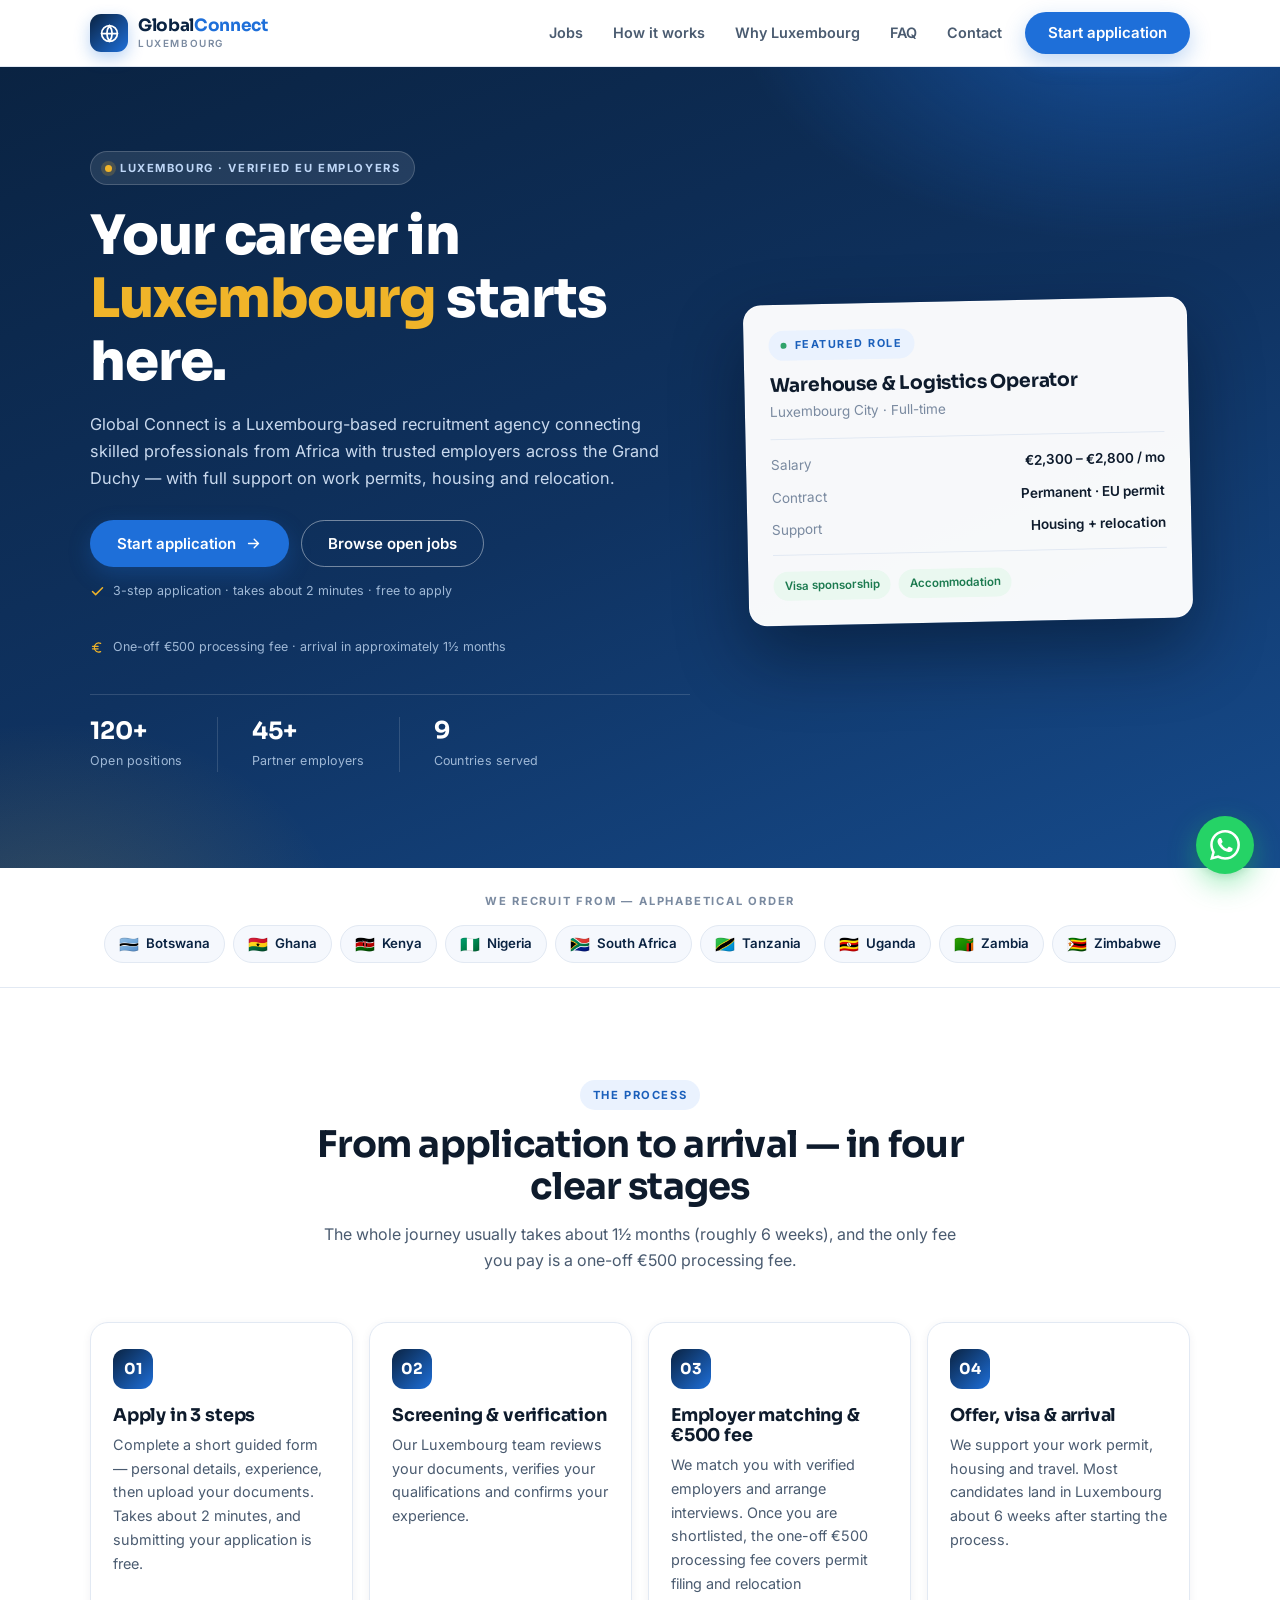
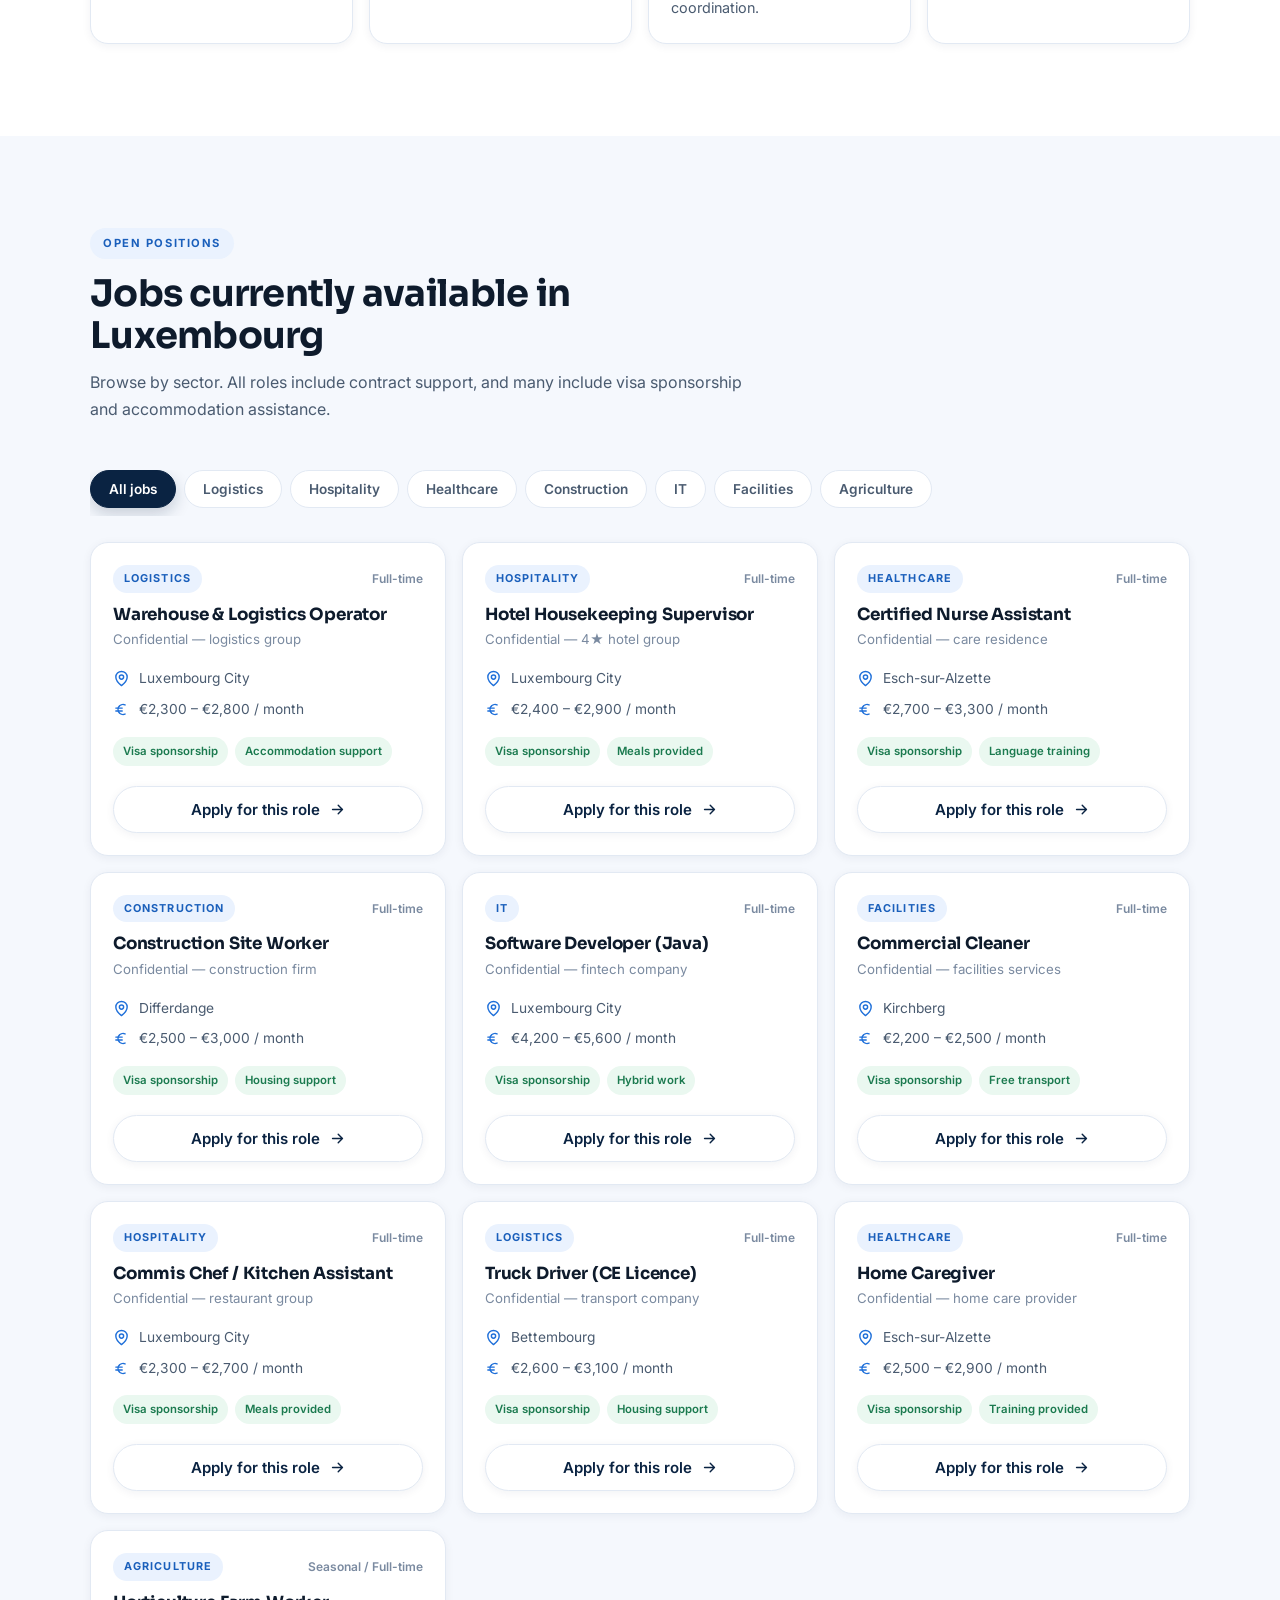
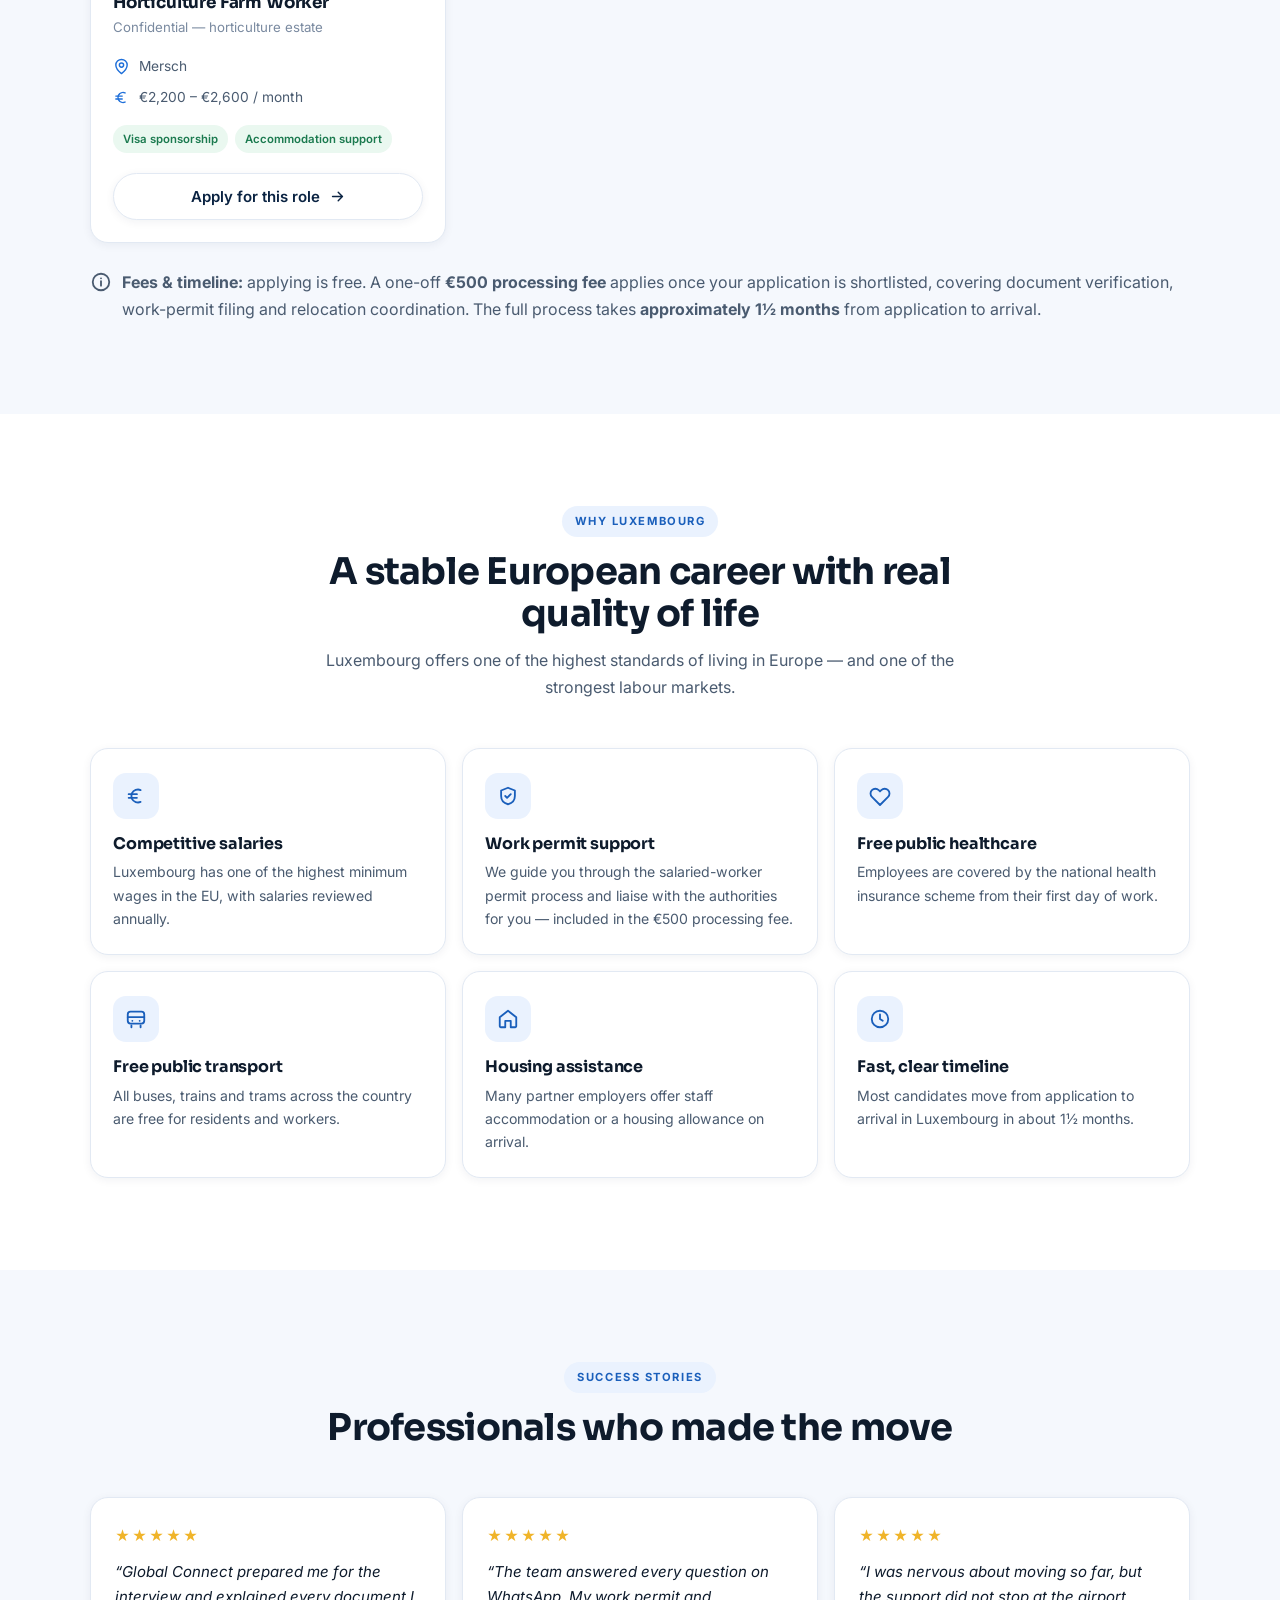
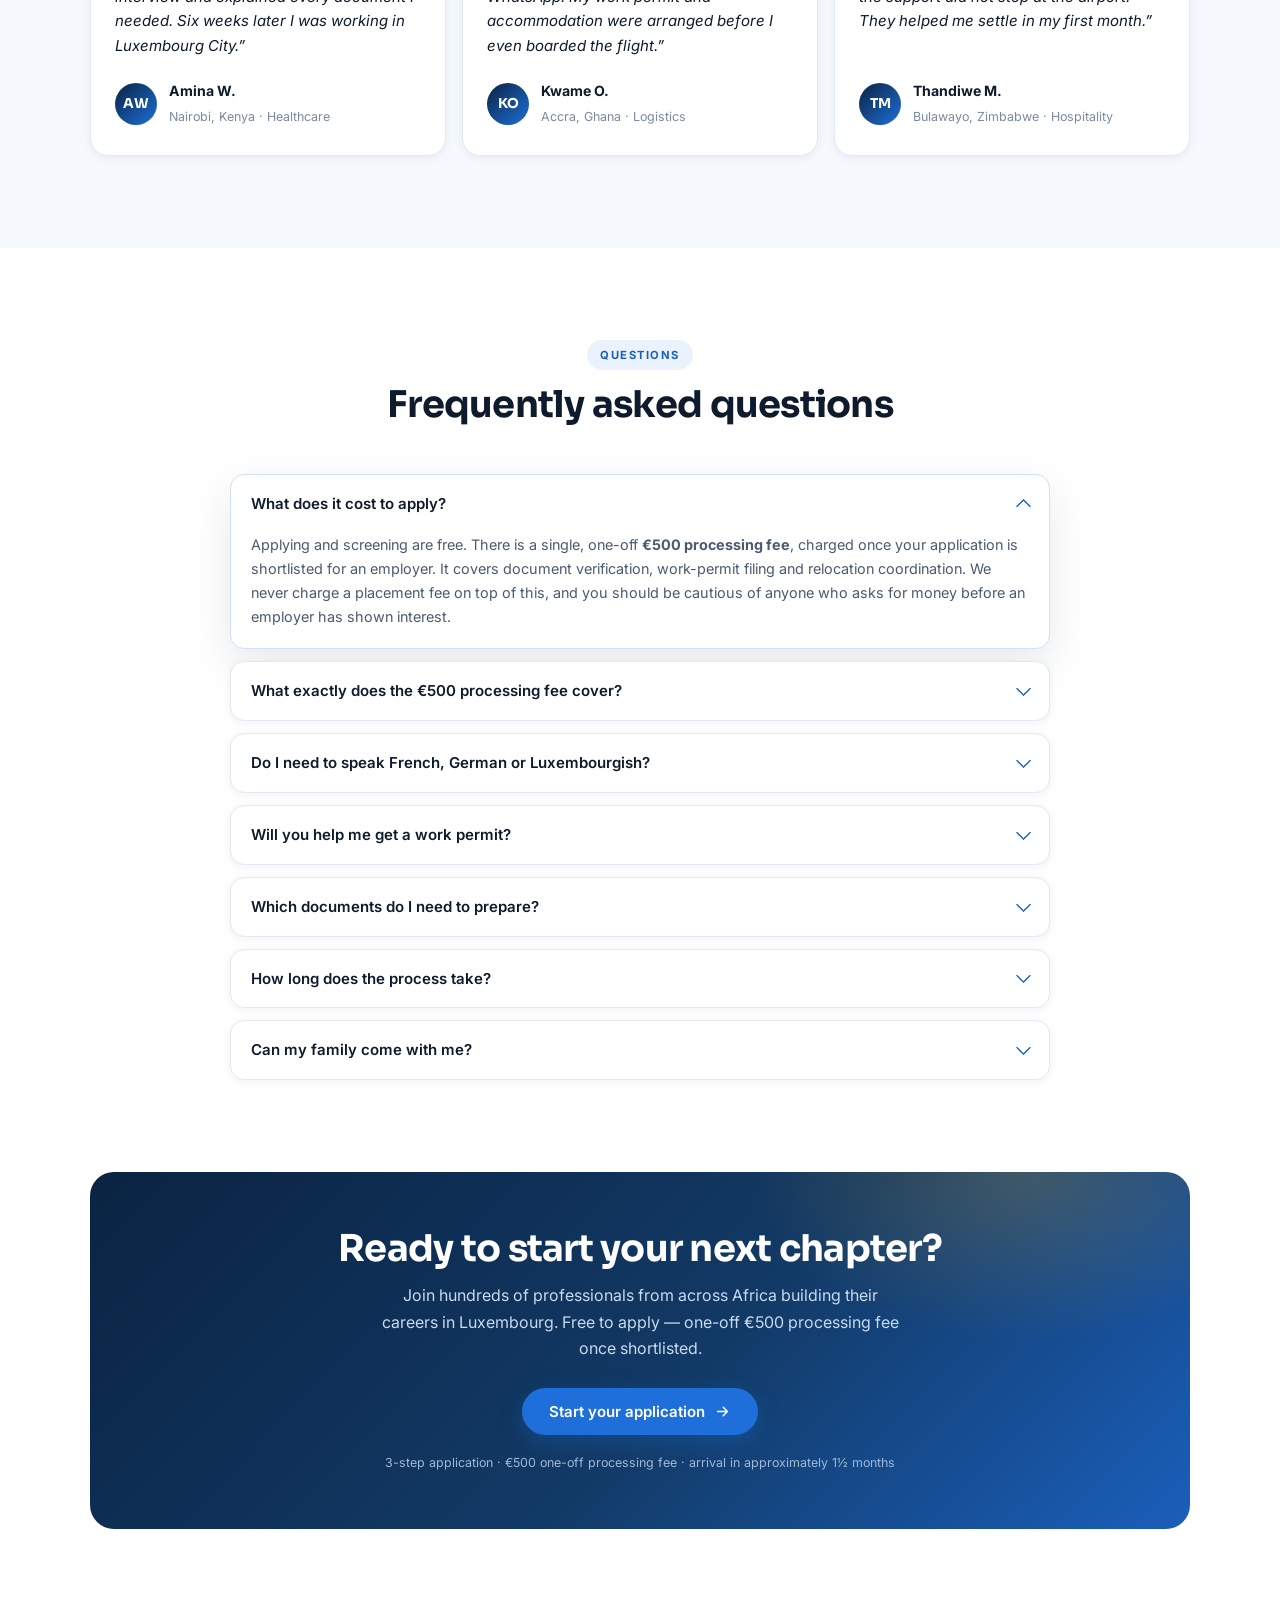
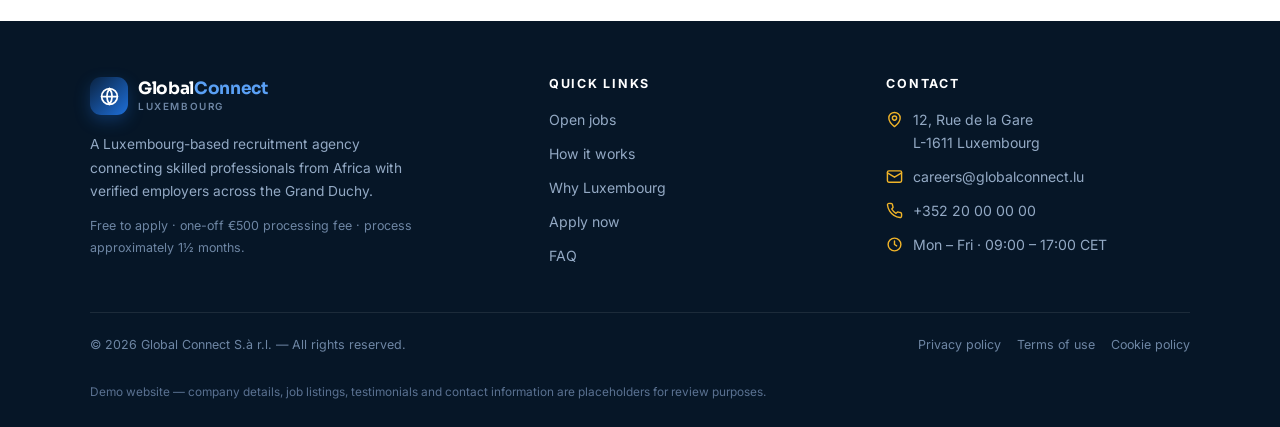
<file: index.html>
<!DOCTYPE html>
<html lang="en">
<head>
<meta charset="UTF-8">
<meta name="viewport" content="width=device-width, initial-scale=1">
<meta name="description" content="Global Connect — Luxembourg recruitment agency for professionals from Botswana, Ghana, Kenya, Nigeria, South Africa, Tanzania, Uganda, Zambia and Zimbabwe. 3-step application, €500 one-off processing fee, arrival in about 6 weeks.">
<title>Global Connect — Careers in Luxembourg</title>
<link rel="preconnect" href="https://fonts.googleapis.com">
<link rel="preconnect" href="https://fonts.gstatic.com" crossorigin>
<link href="https://fonts.googleapis.com/css2?family=Inter:wght@400;500;600;700&family=Sora:wght@600;700;800&display=swap" rel="stylesheet">
<link rel="stylesheet" href="styles.css">
</head>
<body>

<!-- ICON SPRITE -->
<svg xmlns="http://www.w3.org/2000/svg" style="position:absolute;width:0;height:0;overflow:hidden" aria-hidden="true">
  <symbol id="i-globe" viewBox="0 0 24 24"><g fill="none" stroke="currentColor" stroke-width="2" stroke-linecap="round" stroke-linejoin="round"><circle cx="12" cy="12" r="9"/><path d="M3 12h18M12 3a15 15 0 0 1 0 18a15 15 0 0 1 0-18"/></g></symbol>
  <symbol id="i-arrow" viewBox="0 0 24 24"><g fill="none" stroke="currentColor" stroke-width="2" stroke-linecap="round" stroke-linejoin="round"><path d="M5 12h14M13 6l6 6-6 6"/></g></symbol>
  <symbol id="i-check" viewBox="0 0 24 24"><path d="M20 6 9 17l-5-5" fill="none" stroke="currentColor" stroke-width="2.4" stroke-linecap="round" stroke-linejoin="round"/></symbol>
  <symbol id="i-pin" viewBox="0 0 24 24"><g fill="none" stroke="currentColor" stroke-width="2" stroke-linecap="round" stroke-linejoin="round"><path d="M20 10c0 6-8 12-8 12s-8-6-8-12a8 8 0 0 1 16 0Z"/><circle cx="12" cy="10" r="3"/></g></symbol>
  <symbol id="i-euro" viewBox="0 0 24 24"><g fill="none" stroke="currentColor" stroke-width="2" stroke-linecap="round" stroke-linejoin="round"><path d="M17 5.5A7.5 7.5 0 0 0 7.6 8.9a8.4 8.4 0 0 0 0 6.2A7.5 7.5 0 0 0 17 18.5"/><path d="M4 10h9M4 14h9"/></g></symbol>
  <symbol id="i-shield" viewBox="0 0 24 24"><g fill="none" stroke="currentColor" stroke-width="2" stroke-linecap="round" stroke-linejoin="round"><path d="M12 3 4.5 6v6c0 4.5 3.2 7.9 7.5 9 4.3-1.1 7.5-4.5 7.5-9V6L12 3Z"/><path d="m9 12 2 2 4-4"/></g></symbol>
  <symbol id="i-heart" viewBox="0 0 24 24"><path d="M20.8 5.6a5.2 5.2 0 0 0-7.4 0L12 7l-1.4-1.4a5.2 5.2 0 1 0-7.4 7.4l8.8 8.8 8.8-8.8a5.2 5.2 0 0 0 0-7.4Z" fill="none" stroke="currentColor" stroke-width="2" stroke-linecap="round" stroke-linejoin="round"/></symbol>
  <symbol id="i-bus" viewBox="0 0 24 24"><g fill="none" stroke="currentColor" stroke-width="2" stroke-linecap="round" stroke-linejoin="round"><rect x="3" y="4" width="18" height="13" rx="3"/><path d="M3 10h18M7 21v-2M17 21v-2M8 14h.01M16 14h.01"/></g></symbol>
  <symbol id="i-home" viewBox="0 0 24 24"><g fill="none" stroke="currentColor" stroke-width="2" stroke-linecap="round" stroke-linejoin="round"><path d="m3 10 9-7 9 7v10a1 1 0 0 1-1 1h-5v-7H9v7H4a1 1 0 0 1-1-1V10Z"/></g></symbol>
  <symbol id="i-doc" viewBox="0 0 24 24"><g fill="none" stroke="currentColor" stroke-width="2" stroke-linecap="round" stroke-linejoin="round"><path d="M14 3H7a2 2 0 0 0-2 2v14a2 2 0 0 0 2 2h10a2 2 0 0 0 2-2V8l-5-5Z"/><path d="M14 3v5h5M9 13h6M9 17h4"/></g></symbol>
  <symbol id="i-upload" viewBox="0 0 24 24"><g fill="none" stroke="currentColor" stroke-width="2" stroke-linecap="round" stroke-linejoin="round"><path d="M21 15v4a2 2 0 0 1-2 2H5a2 2 0 0 1-2-2v-4"/><path d="M7 9l5-5 5 5M12 4v12"/></g></symbol>
  <symbol id="i-users" viewBox="0 0 24 24"><g fill="none" stroke="currentColor" stroke-width="2" stroke-linecap="round" stroke-linejoin="round"><path d="M17 21v-2a4 4 0 0 0-4-4H6a4 4 0 0 0-4 4v2"/><circle cx="9.5" cy="7" r="4"/><path d="M22 21v-2a4 4 0 0 0-3-3.9M16 3.1a4 4 0 0 1 0 7.8"/></g></symbol>
  <symbol id="i-phone" viewBox="0 0 24 24"><path d="M22 16.9v3a2 2 0 0 1-2.2 2 19.8 19.8 0 0 1-8.6-3.1 19.5 19.5 0 0 1-6-6A19.8 19.8 0 0 1 2.1 4.2 2 2 0 0 1 4.1 2h3a2 2 0 0 1 2 1.7c.1 1 .4 1.9.7 2.8a2 2 0 0 1-.5 2.1L8.1 9.9a16 16 0 0 0 6 6l1.3-1.2a2 2 0 0 1 2.1-.5c.9.3 1.8.6 2.8.7a2 2 0 0 1 1.7 2Z" fill="none" stroke="currentColor" stroke-width="2" stroke-linecap="round" stroke-linejoin="round"/></symbol>
  <symbol id="i-mail" viewBox="0 0 24 24"><g fill="none" stroke="currentColor" stroke-width="2" stroke-linecap="round" stroke-linejoin="round"><rect x="2" y="4" width="20" height="16" rx="2"/><path d="m2 7 10 6 10-6"/></g></symbol>
  <symbol id="i-clock" viewBox="0 0 24 24"><g fill="none" stroke="currentColor" stroke-width="2" stroke-linecap="round" stroke-linejoin="round"><circle cx="12" cy="12" r="9"/><path d="M12 7v5l3 2"/></g></symbol>
  <symbol id="i-info" viewBox="0 0 24 24"><g fill="none" stroke="currentColor" stroke-width="2" stroke-linecap="round" stroke-linejoin="round"><circle cx="12" cy="12" r="9"/><path d="M12 11v5M12 8h.01"/></g></symbol>
  <symbol id="i-lock" viewBox="0 0 24 24"><g fill="none" stroke="currentColor" stroke-width="2" stroke-linecap="round" stroke-linejoin="round"><rect x="4" y="10" width="16" height="11" rx="2"/><path d="M8 10V7a4 4 0 0 1 8 0v3"/></g></symbol>
  <symbol id="i-wa" viewBox="0 0 24 24"><path d="M17.472 14.382c-.297-.149-1.758-.867-2.03-.967-.273-.099-.471-.148-.67.15-.197.297-.767.966-.94 1.164-.173.199-.347.223-.644.075-.297-.15-1.255-.463-2.39-1.475-.883-.788-1.48-1.761-1.653-2.059-.173-.297-.018-.458.13-.606.134-.133.298-.347.446-.52.149-.174.198-.298.298-.497.099-.198.05-.371-.025-.52-.075-.149-.669-1.612-.916-2.207-.242-.579-.487-.5-.669-.51-.173-.008-.371-.01-.57-.01-.198 0-.52.074-.792.372-.272.297-1.04 1.016-1.04 2.479 0 1.462 1.065 2.875 1.213 3.074.149.198 2.096 3.2 5.077 4.487.709.306 1.262.489 1.694.625.712.227 1.36.195 1.871.118.571-.085 1.758-.719 2.006-1.413.248-.694.248-1.289.173-1.413-.074-.124-.272-.198-.57-.347m-5.421 7.403h-.004a9.87 9.87 0 01-5.031-1.378l-.361-.214-3.741.982.998-3.648-.235-.374a9.86 9.86 0 01-1.51-5.26c.001-5.45 4.436-9.884 9.888-9.884 2.64 0 5.122 1.03 6.988 2.898a9.825 9.825 0 012.893 6.994c-.003 5.45-4.437 9.884-9.885 9.884m8.413-18.297A11.815 11.815 0 0012.05 0C5.495 0 .16 5.335.157 11.892c0 2.096.547 4.142 1.588 5.945L.057 24l6.305-1.654a11.882 11.882 0 005.683 1.448h.005c6.554 0 11.89-5.335 11.893-11.893a11.821 11.821 0 00-3.48-8.413Z"/></symbol>
</svg>

<!-- HEADER -->
<header class="site-header">
  <div class="container header-inner">
    <a href="index.html" class="brand" aria-label="Global Connect home">
      <span class="brand-mark"><svg class="icon" aria-hidden="true"><use href="#i-globe"/></svg></span>
      <span class="brand-text">Global<span>Connect</span><small>Luxembourg</small></span>
    </a>
    <nav class="nav" id="nav">
      <ul class="nav-links" id="navLinks">
        <li><a href="#jobs">Jobs</a></li>
        <li><a href="#how">How it works</a></li>
        <li><a href="#benefits">Why Luxembourg</a></li>
        <li><a href="#faq">FAQ</a></li>
        <li><a href="#contact">Contact</a></li>
        <li class="nav-links-cta"><a href="apply.html" class="btn btn-primary">Start application</a></li>
      </ul>
      <a href="apply.html" class="btn btn-primary nav-cta">Start application</a>
      <button class="nav-toggle" id="navToggle" aria-label="Open menu" aria-expanded="false" aria-controls="navLinks">
        <span></span><span></span><span></span>
      </button>
    </nav>
  </div>
</header>

<main>
  <!-- HERO -->
  <section class="hero" id="home">
    <div class="container hero-inner">
      <div class="hero-copy">
        <span class="eyebrow">Luxembourg · Verified EU employers</span>
        <h1>Your career in <span class="hl">Luxembourg</span> starts here.</h1>
        <p class="lede">
          Global Connect is a Luxembourg-based recruitment agency connecting skilled professionals
          from Africa with trusted employers across the Grand Duchy — with full support on work permits,
          housing and relocation.
        </p>
        <div class="hero-actions">
          <a href="apply.html" class="btn btn-primary">Start application <svg class="icon" aria-hidden="true"><use href="#i-arrow"/></svg></a>
          <a href="#jobs" class="btn btn-outline">Browse open jobs</a>
        </div>
        <p class="hero-micro">
          <svg class="icon" aria-hidden="true"><use href="#i-check"/></svg>
          3-step application · takes about 2 minutes · free to apply
        </p>
        <p class="hero-micro">
          <svg class="icon" aria-hidden="true"><use href="#i-euro"/></svg>
          One-off €500 processing fee · arrival in approximately 1½ months
        </p>
        <ul class="hero-stats">
          <li><strong>120+</strong><span>Open positions</span></li>
          <li><strong>45+</strong><span>Partner employers</span></li>
          <li><strong>9</strong><span>Countries served</span></li>
        </ul>
      </div>
      <aside class="hero-card" aria-label="Featured job">
        <div class="hc-top">Featured role</div>
        <h3>Warehouse &amp; Logistics Operator</h3>
        <p class="hc-company">Luxembourg City · Full-time</p>
        <div class="hc-rows">
          <div><span>Salary</span><strong>€2,300 – €2,800 / mo</strong></div>
          <div><span>Contract</span><strong>Permanent · EU permit</strong></div>
          <div><span>Support</span><strong>Housing + relocation</strong></div>
        </div>
        <div class="hc-tags"><span>Visa sponsorship</span><span>Accommodation</span></div>
      </aside>
    </div>
  </section>

  <!-- COUNTRY STRIP (ALPHABETICAL) -->
  <div class="country-strip">
    <div class="container">
      <p class="cs-label">We recruit from — alphabetical order</p>
      <ul class="cs-list">
        <li><span>🇧🇼</span>Botswana</li>
        <li><span>🇬🇭</span>Ghana</li>
        <li><span>🇰🇪</span>Kenya</li>
        <li><span>🇳🇬</span>Nigeria</li>
        <li><span>🇿🇦</span>South Africa</li>
        <li><span>🇹🇿</span>Tanzania</li>
        <li><span>🇺🇬</span>Uganda</li>
        <li><span>🇿🇲</span>Zambia</li>
        <li><span>🇿🇼</span>Zimbabwe</li>
      </ul>
    </div>
  </div>

  <!-- HOW IT WORKS -->
  <section class="section" id="how">
    <div class="container">
      <div class="section-head center reveal">
        <span class="eyebrow">The process</span>
        <h2>From application to arrival — in four clear stages</h2>
        <p>The whole journey usually takes about 1½ months (roughly 6 weeks), and the only fee you pay is a one-off €500 processing fee.</p>
      </div>
      <div class="steps">
        <article class="step reveal">
          <div class="step-num">01</div>
          <h3>Apply in 3 steps</h3>
          <p>Complete a short guided form — personal details, experience, then upload your documents. Takes about 2 minutes, and submitting your application is free.</p>
        </article>
        <article class="step reveal">
          <div class="step-num">02</div>
          <h3>Screening &amp; verification</h3>
          <p>Our Luxembourg team reviews your documents, verifies your qualifications and confirms your experience.</p>
        </article>
        <article class="step reveal">
          <div class="step-num">03</div>
          <h3>Employer matching &amp; €500 fee</h3>
          <p>We match you with verified employers and arrange interviews. Once you are shortlisted, the one-off €500 processing fee covers permit filing and relocation coordination.</p>
        </article>
        <article class="step reveal">
          <div class="step-num">04</div>
          <h3>Offer, visa &amp; arrival</h3>
          <p>We support your work permit, housing and travel. Most candidates land in Luxembourg about 6 weeks after starting the process.</p>
        </article>
      </div>
    </div>
  </section>

  <!-- JOBS -->
  <section class="section section-soft" id="jobs">
    <div class="container">
      <div class="section-head reveal">
        <span class="eyebrow">Open positions</span>
        <h2>Jobs currently available in Luxembourg</h2>
        <p>Browse by sector. All roles include contract support, and many include visa sponsorship and accommodation assistance.</p>
      </div>
      <div class="filters" id="filters" role="tablist" aria-label="Filter jobs by sector">
        <button class="filter active" data-sector="All" role="tab" aria-selected="true">All jobs</button>
        <button class="filter" data-sector="Logistics" role="tab" aria-selected="false">Logistics</button>
        <button class="filter" data-sector="Hospitality" role="tab" aria-selected="false">Hospitality</button>
        <button class="filter" data-sector="Healthcare" role="tab" aria-selected="false">Healthcare</button>
        <button class="filter" data-sector="Construction" role="tab" aria-selected="false">Construction</button>
        <button class="filter" data-sector="IT" role="tab" aria-selected="false">IT</button>
        <button class="filter" data-sector="Facilities" role="tab" aria-selected="false">Facilities</button>
        <button class="filter" data-sector="Agriculture" role="tab" aria-selected="false">Agriculture</button>
      </div>
      <div class="jobs-grid" id="jobsGrid"></div>

      <!-- Fee & timeline note -->
      <div class="jobs-note" style="margin-top:26px;display:flex;align-items:flex-start;gap:10px;">
        <svg class="icon" aria-hidden="true" style="flex:none;margin-top:2px;"><use href="#i-info"/></svg>
        <span><strong>Fees &amp; timeline:</strong> applying is free. A one-off <strong>€500 processing fee</strong> applies once your application is shortlisted, covering document verification, work-permit filing and relocation coordination. The full process takes <strong>approximately 1½ months</strong> from application to arrival.</span>
      </div>
    </div>
  </section>

  <!-- BENEFITS -->
  <section class="section" id="benefits">
    <div class="container">
      <div class="section-head center reveal">
        <span class="eyebrow">Why Luxembourg</span>
        <h2>A stable European career with real quality of life</h2>
        <p>Luxembourg offers one of the highest standards of living in Europe — and one of the strongest labour markets.</p>
      </div>
      <div class="benefits-grid">
        <article class="benefit reveal">
          <div class="benefit-icon"><svg class="icon" aria-hidden="true"><use href="#i-euro"/></svg></div>
          <h3>Competitive salaries</h3>
          <p>Luxembourg has one of the highest minimum wages in the EU, with salaries reviewed annually.</p>
        </article>
        <article class="benefit reveal">
          <div class="benefit-icon"><svg class="icon" aria-hidden="true"><use href="#i-shield"/></svg></div>
          <h3>Work permit support</h3>
          <p>We guide you through the salaried-worker permit process and liaise with the authorities for you — included in the €500 processing fee.</p>
        </article>
        <article class="benefit reveal">
          <div class="benefit-icon"><svg class="icon" aria-hidden="true"><use href="#i-heart"/></svg></div>
          <h3>Free public healthcare</h3>
          <p>Employees are covered by the national health insurance scheme from their first day of work.</p>
        </article>
        <article class="benefit reveal">
          <div class="benefit-icon"><svg class="icon" aria-hidden="true"><use href="#i-bus"/></svg></div>
          <h3>Free public transport</h3>
          <p>All buses, trains and trams across the country are free for residents and workers.</p>
        </article>
        <article class="benefit reveal">
          <div class="benefit-icon"><svg class="icon" aria-hidden="true"><use href="#i-home"/></svg></div>
          <h3>Housing assistance</h3>
          <p>Many partner employers offer staff accommodation or a housing allowance on arrival.</p>
        </article>
        <article class="benefit reveal">
          <div class="benefit-icon"><svg class="icon" aria-hidden="true"><use href="#i-clock"/></svg></div>
          <h3>Fast, clear timeline</h3>
          <p>Most candidates move from application to arrival in Luxembourg in about 1½ months.</p>
        </article>
      </div>
    </div>
  </section>

  <!-- TESTIMONIALS -->
  <section class="section section-soft">
    <div class="container">
      <div class="section-head center reveal">
        <span class="eyebrow">Success stories</span>
        <h2>Professionals who made the move</h2>
      </div>
      <div class="quotes">
        <article class="quote reveal">
          <div class="stars" aria-hidden="true">★★★★★</div>
          <p>“Global Connect prepared me for the interview and explained every document I needed. Six weeks later I was working in Luxembourg City.”</p>
          <footer><span class="avatar">AW</span><div><strong>Amina W.</strong><small>Nairobi, Kenya · Healthcare</small></div></footer>
        </article>
        <article class="quote reveal">
          <div class="stars" aria-hidden="true">★★★★★</div>
          <p>“The team answered every question on WhatsApp. My work permit and accommodation were arranged before I even boarded the flight.”</p>
          <footer><span class="avatar">KO</span><div><strong>Kwame O.</strong><small>Accra, Ghana · Logistics</small></div></footer>
        </article>
        <article class="quote reveal">
          <div class="stars" aria-hidden="true">★★★★★</div>
          <p>“I was nervous about moving so far, but the support did not stop at the airport. They helped me settle in my first month.”</p>
          <footer><span class="avatar">TM</span><div><strong>Thandiwe M.</strong><small>Bulawayo, Zimbabwe · Hospitality</small></div></footer>
        </article>
      </div>
    </div>
  </section>

  <!-- FAQ -->
  <section class="section" id="faq">
    <div class="container">
      <div class="section-head center reveal">
        <span class="eyebrow">Questions</span>
        <h2>Frequently asked questions</h2>
      </div>
      <div class="faq-list">
        <details class="faq" open>
          <summary>What does it cost to apply?</summary>
          <div class="faq-body">Applying and screening are free. There is a single, one-off <strong>€500 processing fee</strong>, charged once your application is shortlisted for an employer. It covers document verification, work-permit filing and relocation coordination. We never charge a placement fee on top of this, and you should be cautious of anyone who asks for money before an employer has shown interest.</div>
        </details>
        <details class="faq">
          <summary>What exactly does the €500 processing fee cover?</summary>
          <div class="faq-body">The €500 is a one-off processing fee that covers verification of your documents and qualifications, preparation and filing of your salaried-worker permit application, liaison with the Luxembourg immigration authorities, and coordination of your housing and arrival. It is the only fee you pay us — there is no recurring charge and no commission taken from your salary.</div>
        </details>
        <details class="faq">
          <summary>Do I need to speak French, German or Luxembourgish?</summary>
          <div class="faq-body">It depends on the role. Many positions in logistics, IT, cleaning and international hospitality operate in English. Roles involving customers or public services may require French or German — the language level is always stated in the job description.</div>
        </details>
        <details class="faq">
          <summary>Will you help me get a work permit?</summary>
          <div class="faq-body">Yes. Once you have a signed offer, we guide you through the salaried-worker (travailleur salarié) permit application, help you prepare the document file and liaise with the Luxembourg immigration authorities. This support is included in the €500 processing fee.</div>
        </details>
        <details class="faq">
          <summary>Which documents do I need to prepare?</summary>
          <div class="faq-body">A current CV, your passport or national ID, academic or professional certificates, and proof of experience where relevant. Some employers may also request a police clearance certificate and a medical certificate.</div>
        </details>
        <details class="faq">
          <summary>How long does the process take?</summary>
          <div class="faq-body">Approximately <strong>1½ months (about 6 weeks)</strong> from application to arrival for most candidates. This includes screening, interviews, payment of the €500 processing fee, the permit application and visa processing. Cases needing extra document checks can take a little longer.</div>
        </details>
        <details class="faq">
          <summary>Can my family come with me?</summary>
          <div class="faq-body">Once you hold a valid residence permit and meet the income requirements, you may be eligible to apply for family reunification for your spouse and dependent children.</div>
        </details>
      </div>
    </div>
  </section>

  <!-- CTA BAND -->
  <section class="section" style="padding-top:0;">
    <div class="container">
      <div class="cta-band reveal">
        <h2>Ready to start your next chapter?</h2>
        <p>Join hundreds of professionals from across Africa building their careers in Luxembourg. Free to apply — one-off €500 processing fee once shortlisted.</p>
        <a href="apply.html" class="btn btn-primary">Start your application <svg class="icon" aria-hidden="true"><use href="#i-arrow"/></svg></a>
        <p style="font-size:.78rem;margin:18px auto 0;color:#9FB8D6;">3-step application · €500 one-off processing fee · arrival in approximately 1½ months</p>
      </div>
    </div>
  </section>
</main>

<!-- FOOTER -->
<footer class="site-footer" id="contact">
  <div class="container">
    <div class="footer-grid">
      <div class="footer-brand">
        <a href="index.html" class="brand" aria-label="Global Connect home">
          <span class="brand-mark"><svg class="icon" aria-hidden="true"><use href="#i-globe"/></svg></span>
          <span class="brand-text">Global<span>Connect</span><small>Luxembourg</small></span>
        </a>
        <p>A Luxembourg-based recruitment agency connecting skilled professionals from Africa with verified employers across the Grand Duchy.</p>
        <p style="font-size:.78rem;color:#6E86A4;margin-top:12px;">Free to apply · one-off €500 processing fee · process approximately 1½ months.</p>
      </div>
      <div class="footer-col">
        <h4>Quick links</h4>
        <ul>
          <li><a href="#jobs">Open jobs</a></li>
          <li><a href="#how">How it works</a></li>
          <li><a href="#benefits">Why Luxembourg</a></li>
          <li><a href="apply.html">Apply now</a></li>
          <li><a href="#faq">FAQ</a></li>
        </ul>
      </div>
      <div class="footer-col">
        <h4>Contact</h4>
        <ul class="footer-contact">
          <li><svg class="icon" aria-hidden="true"><use href="#i-pin"/></svg><span>12, Rue de la Gare<br>L-1611 Luxembourg</span></li>
          <li><svg class="icon" aria-hidden="true"><use href="#i-mail"/></svg><a href="mailto:careers@globalconnect.lu">careers@globalconnect.lu</a></li>
          <li><svg class="icon" aria-hidden="true"><use href="#i-phone"/></svg><a href="tel:+35220000000">+352 20 00 00 00</a></li>
          <li><svg class="icon" aria-hidden="true"><use href="#i-clock"/></svg><span>Mon – Fri · 09:00 – 17:00 CET</span></li>
        </ul>
      </div>
    </div>
    <div class="footer-bottom">
      <span>© <span id="year"></span> Global Connect S.à r.l. — All rights reserved.</span>
      <div class="legal">
        <a href="#">Privacy policy</a>
        <a href="#">Terms of use</a>
        <a href="#">Cookie policy</a>
      </div>
    </div>
    <p style="font-size:.74rem;color:#5A7191;padding-bottom:24px;margin:0;">
      Demo website — company details, job listings, testimonials and contact information are placeholders for review purposes.
    </p>
  </div>
</footer>

<!-- FLOATING WHATSAPP BUTTON -->
<a href="https://wa.me/35220000000?text=Hello%20Global%20Connect%2C%20I%20would%20like%20to%20ask%20about%20job%20opportunities%20in%20Luxembourg." class="wa-float" id="waFloat" target="_blank" rel="noopener" aria-label="Chat with an agent on WhatsApp">
  <span class="wa-icon"><svg aria-hidden="true"><use href="#i-wa"/></svg></span>
  <span class="wa-text">Chat with an agent</span>
</a>

<script src="script.js"></script>
</body>
</html>
</file>
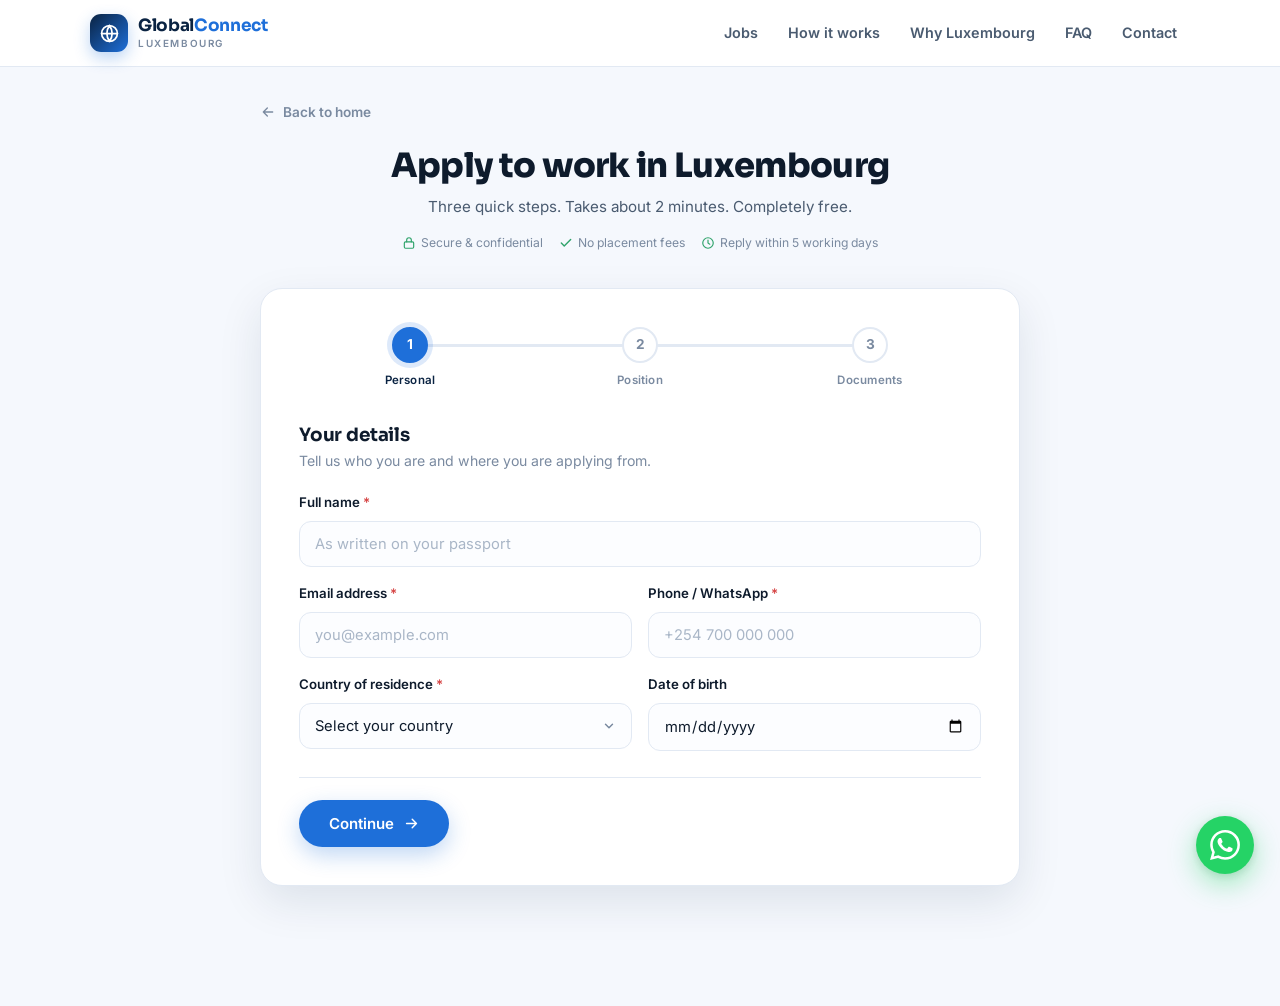
<file: apply.html>
<!DOCTYPE html>
<html lang="en">
<head>
<meta charset="UTF-8">
<meta name="viewport" content="width=device-width, initial-scale=1">
<meta name="description" content="Apply to work in Luxembourg with Global Connect — a guided 3-step application.">
<title>Apply — Global Connect</title>
<link rel="preconnect" href="https://fonts.googleapis.com">
<link rel="preconnect" href="https://fonts.gstatic.com" crossorigin>
<link href="https://fonts.googleapis.com/css2?family=Inter:wght@400;500;600;700&family=Sora:wght@600;700;800&display=swap" rel="stylesheet">
<link rel="stylesheet" href="styles.css">
</head>
<body>

<!-- ICON SPRITE (same as index) -->
<svg xmlns="http://www.w3.org/2000/svg" style="position:absolute;width:0;height:0;overflow:hidden" aria-hidden="true">
  <symbol id="i-globe" viewBox="0 0 24 24"><g fill="none" stroke="currentColor" stroke-width="2" stroke-linecap="round" stroke-linejoin="round"><circle cx="12" cy="12" r="9"/><path d="M3 12h18M12 3a15 15 0 0 1 0 18a15 15 0 0 1 0-18"/></g></symbol>
  <symbol id="i-arrow" viewBox="0 0 24 24"><g fill="none" stroke="currentColor" stroke-width="2" stroke-linecap="round" stroke-linejoin="round"><path d="M5 12h14M13 6l6 6-6 6"/></g></symbol>
  <symbol id="i-check" viewBox="0 0 24 24"><path d="M20 6 9 17l-5-5" fill="none" stroke="currentColor" stroke-width="2.4" stroke-linecap="round" stroke-linejoin="round"/></symbol>
  <symbol id="i-pin" viewBox="0 0 24 24"><g fill="none" stroke="currentColor" stroke-width="2" stroke-linecap="round" stroke-linejoin="round"><path d="M20 10c0 6-8 12-8 12s-8-6-8-12a8 8 0 0 1 16 0Z"/><circle cx="12" cy="10" r="3"/></g></symbol>
  <symbol id="i-euro" viewBox="0 0 24 24"><g fill="none" stroke="currentColor" stroke-width="2" stroke-linecap="round" stroke-linejoin="round"><path d="M17 5.5A7.5 7.5 0 0 0 7.6 8.9a8.4 8.4 0 0 0 0 6.2A7.5 7.5 0 0 0 17 18.5"/><path d="M4 10h9M4 14h9"/></g></symbol>
  <symbol id="i-shield" viewBox="0 0 24 24"><g fill="none" stroke="currentColor" stroke-width="2" stroke-linecap="round" stroke-linejoin="round"><path d="M12 3 4.5 6v6c0 4.5 3.2 7.9 7.5 9 4.3-1.1 7.5-4.5 7.5-9V6L12 3Z"/><path d="m9 12 2 2 4-4"/></g></symbol>
  <symbol id="i-doc" viewBox="0 0 24 24"><g fill="none" stroke="currentColor" stroke-width="2" stroke-linecap="round" stroke-linejoin="round"><path d="M14 3H7a2 2 0 0 0-2 2v14a2 2 0 0 0 2 2h10a2 2 0 0 0 2-2V8l-5-5Z"/><path d="M14 3v5h5M9 13h6M9 17h4"/></g></symbol>
  <symbol id="i-upload" viewBox="0 0 24 24"><g fill="none" stroke="currentColor" stroke-width="2" stroke-linecap="round" stroke-linejoin="round"><path d="M21 15v4a2 2 0 0 1-2 2H5a2 2 0 0 1-2-2v-4"/><path d="M7 9l5-5 5 5M12 4v12"/></g></symbol>
  <symbol id="i-users" viewBox="0 0 24 24"><g fill="none" stroke="currentColor" stroke-width="2" stroke-linecap="round" stroke-linejoin="round"><path d="M17 21v-2a4 4 0 0 0-4-4H6a4 4 0 0 0-4 4v2"/><circle cx="9.5" cy="7" r="4"/><path d="M22 21v-2a4 4 0 0 0-3-3.9M16 3.1a4 4 0 0 1 0 7.8"/></g></symbol>
  <symbol id="i-phone" viewBox="0 0 24 24"><path d="M22 16.9v3a2 2 0 0 1-2.2 2 19.8 19.8 0 0 1-8.6-3.1 19.5 19.5 0 0 1-6-6A19.8 19.8 0 0 1 2.1 4.2 2 2 0 0 1 4.1 2h3a2 2 0 0 1 2 1.7c.1 1 .4 1.9.7 2.8a2 2 0 0 1-.5 2.1L8.1 9.9a16 16 0 0 0 6 6l1.3-1.2a2 2 0 0 1 2.1-.5c.9.3 1.8.6 2.8.7a2 2 0 0 1 1.7 2Z" fill="none" stroke="currentColor" stroke-width="2" stroke-linecap="round" stroke-linejoin="round"/></symbol>
  <symbol id="i-mail" viewBox="0 0 24 24"><g fill="none" stroke="currentColor" stroke-width="2" stroke-linecap="round" stroke-linejoin="round"><rect x="2" y="4" width="20" height="16" rx="2"/><path d="m2 7 10 6 10-6"/></g></symbol>
  <symbol id="i-clock" viewBox="0 0 24 24"><g fill="none" stroke="currentColor" stroke-width="2" stroke-linecap="round" stroke-linejoin="round"><circle cx="12" cy="12" r="9"/><path d="M12 7v5l3 2"/></g></symbol>
  <symbol id="i-info" viewBox="0 0 24 24"><g fill="none" stroke="currentColor" stroke-width="2" stroke-linecap="round" stroke-linejoin="round"><circle cx="12" cy="12" r="9"/><path d="M12 11v5M12 8h.01"/></g></symbol>
  <symbol id="i-lock" viewBox="0 0 24 24"><g fill="none" stroke="currentColor" stroke-width="2" stroke-linecap="round" stroke-linejoin="round"><rect x="4" y="10" width="16" height="11" rx="2"/><path d="M8 10V7a4 4 0 0 1 8 0v3"/></g></symbol>
  <symbol id="i-wa" viewBox="0 0 24 24"><path d="M17.472 14.382c-.297-.149-1.758-.867-2.03-.967-.273-.099-.471-.148-.67.15-.197.297-.767.966-.94 1.164-.173.199-.347.223-.644.075-.297-.15-1.255-.463-2.39-1.475-.883-.788-1.48-1.761-1.653-2.059-.173-.297-.018-.458.13-.606.134-.133.298-.347.446-.52.149-.174.198-.298.298-.497.099-.198.05-.371-.025-.52-.075-.149-.669-1.612-.916-2.207-.242-.579-.487-.5-.669-.51-.173-.008-.371-.01-.57-.01-.198 0-.52.074-.792.372-.272.297-1.04 1.016-1.04 2.479 0 1.462 1.065 2.875 1.213 3.074.149.198 2.096 3.2 5.077 4.487.709.306 1.262.489 1.694.625.712.227 1.36.195 1.871.118.571-.085 1.758-.719 2.006-1.413.248-.694.248-1.289.173-1.413-.074-.124-.272-.198-.57-.347m-5.421 7.403h-.004a9.87 9.87 0 01-5.031-1.378l-.361-.214-3.741.982.998-3.648-.235-.374a9.86 9.86 0 01-1.51-5.26c.001-5.45 4.436-9.884 9.888-9.884 2.64 0 5.122 1.03 6.988 2.898a9.825 9.825 0 012.893 6.994c-.003 5.45-4.437 9.884-9.885 9.884m8.413-18.297A11.815 11.815 0 0012.05 0C5.495 0 .16 5.335.157 11.892c0 2.096.547 4.142 1.588 5.945L.057 24l6.305-1.654a11.882 11.882 0 005.683 1.448h.005c6.554 0 11.89-5.335 11.893-11.893a11.821 11.821 0 00-3.48-8.413Z"/></symbol>
</svg>

<!-- HEADER -->
<header class="site-header">
  <div class="container header-inner">
    <a href="index.html" class="brand" aria-label="Global Connect home">
      <span class="brand-mark"><svg class="icon" aria-hidden="true"><use href="#i-globe"/></svg></span>
      <span class="brand-text">Global<span>Connect</span><small>Luxembourg</small></span>
    </a>
    <nav class="nav" id="nav">
      <ul class="nav-links" id="navLinks">
        <li><a href="index.html#jobs">Jobs</a></li>
        <li><a href="index.html#how">How it works</a></li>
        <li><a href="index.html#benefits">Why Luxembourg</a></li>
        <li><a href="index.html#faq">FAQ</a></li>
        <li><a href="index.html#contact">Contact</a></li>
      </ul>
      <button class="nav-toggle" id="navToggle" aria-label="Open menu" aria-expanded="false" aria-controls="navLinks">
        <span></span><span></span><span></span>
      </button>
    </nav>
  </div>
</header>

<main class="apply-view">
  <div class="container apply-shell">
    <a href="index.html" class="apply-back">
      <svg class="icon" aria-hidden="true"><use href="#i-arrow"/></svg>
      Back to home
    </a>

    <div class="apply-head">
      <h1>Apply to work in Luxembourg</h1>
      <p>Three quick steps. Takes about 2 minutes. Completely free.</p>
      <div class="trust">
        <span><svg class="icon" aria-hidden="true"><use href="#i-lock"/></svg> Secure &amp; confidential</span>
        <span><svg class="icon" aria-hidden="true"><use href="#i-check"/></svg> No placement fees</span>
        <span><svg class="icon" aria-hidden="true"><use href="#i-clock"/></svg> Reply within 5 working days</span>
      </div>
    </div>

    <div class="apply-card">

      <!-- STEPPER -->
      <ol class="stepper" id="stepper" data-step="1">
        <li class="stepper-item active" data-step="1">
          <span class="stepper-dot" data-num="1"></span>
          <span class="stepper-label">Personal</span>
        </li>
        <li class="stepper-item" data-step="2">
          <span class="stepper-dot" data-num="2"></span>
          <span class="stepper-label">Position</span>
        </li>
        <li class="stepper-item" data-step="3">
          <span class="stepper-dot" data-num="3"></span>
          <span class="stepper-label">Documents</span>
        </li>
      </ol>

      <!-- FORM -->
      <form id="applicationForm" novalidate>
        <!-- STEP 1 -->
        <div class="form-step active" data-step="1">
          <div class="step-intro">
            <h3>Your details</h3>
            <p>Tell us who you are and where you are applying from.</p>
          </div>
          <div class="field full">
            <label for="fullName">Full name <span class="req">*</span></label>
            <input type="text" id="fullName" name="fullName" placeholder="As written on your passport" required autocomplete="name">
          </div>
          <div class="field">
            <label for="email">Email address <span class="req">*</span></label>
            <input type="email" id="email" name="email" placeholder="you@example.com" required autocomplete="email">
          </div>
          <div class="field">
            <label for="phone">Phone / WhatsApp <span class="req">*</span></label>
            <input type="tel" id="phone" name="phone" placeholder="+254 700 000 000" required autocomplete="tel">
          </div>
          <div class="field">
            <label for="country">Country of residence <span class="req">*</span></label>
            <select id="country" name="country" required>
              <option value="" selected disabled>Select your country</option>
              <option>Botswana</option>
              <option>Ghana</option>
              <option>Kenya</option>
              <option>Nigeria</option>
              <option>South Africa</option>
              <option>Tanzania</option>
              <option>Uganda</option>
              <option>Zambia</option>
              <option>Zimbabwe</option>
              <option>Other</option>
            </select>
          </div>
          <div class="field">
            <label for="dob">Date of birth</label>
            <input type="date" id="dob" name="dob">
          </div>
        </div>

        <!-- STEP 2 -->
        <div class="form-step" data-step="2">
          <div class="step-intro">
            <h3>Position of interest</h3>
            <p>Choose the role you are applying for and your experience level.</p>
          </div>
          <div class="field">
            <label for="position">Role applying for <span class="req">*</span></label>
            <select id="position" name="position" required>
              <option value="" selected disabled>Select a role</option>
              <!-- populated by script.js -->
              <option value="General application">General application</option>
            </select>
          </div>
          <div class="field">
            <label for="experience">Years of experience <span class="req">*</span></label>
            <select id="experience" name="experience" required>
              <option value="" selected disabled>Select</option>
              <option>Less than 1 year</option>
              <option>1 – 3 years</option>
              <option>3 – 5 years</option>
              <option>5 – 10 years</option>
              <option>10+ years</option>
            </select>
          </div>
          <div class="field full">
            <label for="message">Short cover note</label>
            <textarea id="message" name="message" placeholder="Tell us briefly about your experience, qualifications and when you would be available to relocate."></textarea>
          </div>
        </div>

        <!-- STEP 3 -->
        <div class="form-step" data-step="3">
          <div class="step-intro">
            <h3>Documents &amp; consent</h3>
            <p>Upload your CV and supporting documents. Files are kept secure and confidential.</p>
          </div>
          <div class="uploads">
            <div class="upload">
              <input type="file" id="cv" name="cv" accept=".pdf,.doc,.docx" required>
              <label class="upload-box" for="cv">
                <svg class="icon" aria-hidden="true"><use href="#i-upload"/></svg>
                <span class="upload-title">Upload your CV <span class="req">*</span></span>
                <span class="upload-hint">PDF or Word · max 5 MB</span>
                <span class="upload-file"></span>
              </label>
            </div>
            <div class="upload">
              <input type="file" id="certs" name="certs" accept=".pdf,.jpg,.jpeg,.png">
              <label class="upload-box" for="certs">
                <svg class="icon" aria-hidden="true"><use href="#i-doc"/></svg>
                <span class="upload-title">Certificates &amp; diplomas</span>
                <span class="upload-hint">PDF or image · max 5 MB</span>
                <span class="upload-file"></span>
              </label>
            </div>
            <div class="upload">
              <input type="file" id="passport" name="passport" accept=".pdf,.jpg,.jpeg,.png">
              <label class="upload-box" for="passport">
                <svg class="icon" aria-hidden="true"><use href="#i-shield"/></svg>
                <span class="upload-title">Passport or national ID</span>
                <span class="upload-hint">PDF or image · max 5 MB</span>
                <span class="upload-file"></span>
              </label>
            </div>
            <div class="upload">
              <input type="file" id="photo" name="photo" accept=".jpg,.jpeg,.png">
              <label class="upload-box" for="photo">
                <svg class="icon" aria-hidden="true"><use href="#i-users"/></svg>
                <span class="upload-title">Passport-size photo</span>
                <span class="upload-hint">JPG or PNG · optional</span>
                <span class="upload-file"></span>
              </label>
            </div>
          </div>
          <label class="consent">
            <input type="checkbox" id="consent" name="consent" required>
            <span>I confirm the information provided is accurate and I consent to Global Connect processing my personal data and documents for the purpose of job matching and work-permit processing.</span>
          </label>
        </div>

        <!-- ACTIONS -->
        <div class="wizard-actions">
          <button type="button" class="btn btn-ghost-dark" id="prevBtn" style="display:none;">Previous</button>
          <button type="button" class="btn btn-primary" id="nextBtn">Continue <svg class="icon" aria-hidden="true"><use href="#i-arrow"/></svg></button>
          <button type="submit" class="btn btn-primary" id="submitBtn" style="display:none;">Submit application <svg class="icon" aria-hidden="true"><use href="#i-arrow"/></svg></button>
        </div>
      </form>

      <!-- SUCCESS -->
      <div class="apply-success" id="applySuccess" hidden>
        <div class="success-badge">
          <svg class="icon" aria-hidden="true"><use href="#i-check"/></svg>
        </div>
        <h2>Application received</h2>
        <p class="success-ref">Your reference number</p>
        <div class="ref-chip" id="refNumber">GC-000000</div>
        <p>Thank you. A Global Connect recruiter will review your documents and contact you within 5 working days.</p>
        <div class="success-actions">
          <a href="https://wa.me/35220000000?text=Hello%20Global%20Connect%2C%20I%20have%20just%20submitted%20my%20application%20and%20would%20like%20to%20follow%20up." class="btn btn-whatsapp" target="_blank" rel="noopener">
            <svg class="icon" aria-hidden="true"><use href="#i-wa"/></svg> Chat with an agent
          </a>
          <a href="index.html" class="btn btn-ghost-dark">Back to home</a>
        </div>
        <p style="font-size:.76rem;color:var(--muted);margin-top:20px;">
          Demo preview — this form does not send data yet. It will be connected to the agency’s secure backend in the next phase.
        </p>
      </div>

    </div>
  </div>
</main>

<!-- FLOATING WHATSAPP BUTTON -->
<a href="https://wa.me/35220000000?text=Hello%20Global%20Connect%2C%20I%20would%20like%20to%20ask%20about%20job%20opportunities%20in%20Luxembourg." class="wa-float" id="waFloat" target="_blank" rel="noopener" aria-label="Chat with an agent on WhatsApp">
  <span class="wa-icon"><svg aria-hidden="true"><use href="#i-wa"/></svg></span>
  <span class="wa-text">Chat with an agent</span>
</a>

<script src="script.js"></script>
</body>
</html>
</file>
<file: styles.css>
/* ============================================================
   GLOBAL CONNECT — SHARED STYLES
   ============================================================ */

/* 1. TOKENS & RESET */
:root{
  --navy:#0A2342;
  --navy-700:#123A66;
  --navy-900:#061627;
  --blue:#1E6FD9;
  --blue-600:#1A5FBB;
  --blue-50:#EAF2FE;
  --gold:#F0B429;
  --ink:#0E1B2C;
  --body:#4A5B70;
  --muted:#7A8AA0;
  --line:#E2E9F3;
  --bg-soft:#F5F8FD;
  --white:#fff;
  --green:#2FA36B;
  --green-50:#EAF8F0;
  --wa:#25D366;
  --wa-dark:#1EBE5A;
  --red:#D64545;
  --radius:18px;
  --radius-sm:12px;
  --shadow-sm:0 2px 10px rgba(10,35,66,.06);
  --shadow:0 16px 44px rgba(10,35,66,.10);
  --max:1140px;
  --font-head:'Sora',system-ui,-apple-system,sans-serif;
  --font-body:'Inter',system-ui,-apple-system,'Segoe UI',Roboto,sans-serif;
}
*,*::before,*::after{box-sizing:border-box}
html{scroll-behavior:smooth;-webkit-text-size-adjust:100%}
body{
  margin:0;font-family:var(--font-body);font-size:16px;line-height:1.65;
  color:var(--body);background:var(--white);-webkit-font-smoothing:antialiased;
}
img{max-width:100%;display:block}
a{color:inherit}
h1,h2,h3,h4{font-family:var(--font-head);color:var(--ink);margin:0 0 12px;line-height:1.15;letter-spacing:-.02em}
h1{font-size:clamp(2rem,7vw,3.4rem);font-weight:800}
h2{font-size:clamp(1.55rem,4.6vw,2.3rem);font-weight:700}
h3{font-size:1.1rem;font-weight:700;letter-spacing:-.01em}
p{margin:0 0 16px}
ul{margin:0;padding:0;list-style:none}
button{font-family:inherit}
section{scroll-margin-top:82px}
.container{width:100%;max-width:var(--max);margin:0 auto;padding:0 20px}
.icon{width:22px;height:22px;flex:none;display:inline-block;vertical-align:middle}

/* 2. BUTTONS */
.btn{
  display:inline-flex;align-items:center;justify-content:center;gap:9px;
  padding:14px 26px;border-radius:999px;border:1.5px solid transparent;
  font-size:.94rem;font-weight:600;line-height:1;text-decoration:none;
  cursor:pointer;transition:transform .18s,background .18s,box-shadow .18s,border-color .18s;
  white-space:nowrap;background:none;
}
.btn .icon{width:17px;height:17px}
.btn-primary{background:var(--blue);color:#fff;box-shadow:0 8px 22px rgba(30,111,217,.28)}
.btn-primary:hover{background:var(--blue-600);transform:translateY(-2px);box-shadow:0 12px 26px rgba(30,111,217,.34)}
.btn-outline{background:transparent;border-color:rgba(255,255,255,.42);color:#fff}
.btn-outline:hover{background:rgba(255,255,255,.12);border-color:#fff;transform:translateY(-2px)}
.btn-ghost{background:#fff;color:var(--navy);border-color:var(--line);box-shadow:var(--shadow-sm)}
.btn-ghost:hover{background:var(--blue-50);border-color:#BBD5F7;color:var(--blue-600)}
.btn-ghost-dark{background:#fff;color:var(--navy);border:1.5px solid var(--line)}
.btn-ghost-dark:hover{background:var(--blue-50);border-color:#BBD5F7;color:var(--blue-600)}
.btn-whatsapp{background:var(--wa);color:#fff;box-shadow:0 8px 22px rgba(37,211,102,.35)}
.btn-whatsapp:hover{background:var(--wa-dark);transform:translateY(-2px);box-shadow:0 12px 28px rgba(37,211,102,.42)}
.btn-whatsapp .icon{width:19px;height:19px}
.btn:focus-visible,a:focus-visible,input:focus-visible,select:focus-visible,textarea:focus-visible,.filter:focus-visible{outline:3px solid #9CC4F5;outline-offset:2px}

/* 3. HEADER */
.site-header{
  position:sticky;top:0;z-index:100;background:rgba(255,255,255,.95);
  backdrop-filter:blur(12px);-webkit-backdrop-filter:blur(12px);
  border-bottom:1px solid var(--line);
}
.header-inner{display:flex;align-items:center;justify-content:space-between;height:66px;gap:14px}
.brand{display:flex;align-items:center;gap:10px;text-decoration:none}
.brand-mark{
  width:38px;height:38px;border-radius:11px;flex:none;
  background:linear-gradient(135deg,var(--navy) 0%,var(--blue) 100%);
  display:grid;place-items:center;color:#fff;box-shadow:0 6px 16px rgba(30,111,217,.30);
}
.brand-mark .icon{width:21px;height:21px}
.brand-text{font-family:var(--font-head);font-weight:700;font-size:1.06rem;color:var(--navy);letter-spacing:-.02em;line-height:1.1}
.brand-text small{display:block;font-family:var(--font-body);font-size:.62rem;font-weight:600;letter-spacing:.16em;text-transform:uppercase;color:var(--muted);margin-top:2px}
.brand-text span{color:var(--blue)}

.nav{display:flex;align-items:center;gap:10px}
.nav-links{
  display:none;position:absolute;top:100%;left:0;right:0;flex-direction:column;gap:2px;
  padding:14px 20px 22px;background:#fff;border-bottom:1px solid var(--line);
  box-shadow:0 24px 40px rgba(10,35,66,.12);
}
.nav.open .nav-links{display:flex}
.nav-links a{display:block;padding:12px 8px;text-decoration:none;color:var(--ink);font-weight:600;font-size:.95rem;border-radius:10px}
.nav-links a:hover{background:var(--blue-50);color:var(--blue-600)}
.nav-links-cta{padding-top:10px}
.nav-links-cta .btn{width:100%}
.nav-cta{display:none}
.nav-toggle{width:44px;height:44px;border-radius:12px;border:1px solid var(--line);background:#fff;display:grid;place-items:center;gap:4px;cursor:pointer;padding:0}
.nav-toggle span{display:block;width:19px;height:2px;background:var(--navy);border-radius:2px;transition:.22s}
.nav-toggle.open span:nth-child(1){transform:translateY(6px) rotate(45deg)}
.nav-toggle.open span:nth-child(2){opacity:0}
.nav-toggle.open span:nth-child(3){transform:translateY(-6px) rotate(-45deg)}
@media(min-width:920px){
  .nav-toggle{display:none}
  .nav-links{display:flex;position:static;flex-direction:row;align-items:center;gap:4px;padding:0;box-shadow:none;border:0;background:none}
  .nav-links a{padding:9px 13px;font-size:.9rem;color:var(--body)}
  .nav-links-cta{display:none}
  .nav-cta{display:inline-flex;padding:12px 22px}
}

/* 4. HERO */
.hero{
  position:relative;overflow:hidden;
  background:linear-gradient(158deg,#0A2342 0%,#0F3260 52%,#164B8C 100%);
  color:#fff;padding:56px 0 64px;
}
.hero::before{
  content:"";position:absolute;inset:0;pointer-events:none;
  background:
    radial-gradient(560px 340px at 88% -8%,rgba(30,111,217,.55),transparent 70%),
    radial-gradient(420px 300px at 4% 108%,rgba(240,180,41,.16),transparent 70%);
}
.hero-inner{position:relative;z-index:1}
.hero .eyebrow{
  display:inline-flex;align-items:center;gap:8px;
  font-size:.7rem;font-weight:700;letter-spacing:.14em;text-transform:uppercase;
  color:#BFD7F7;background:rgba(255,255,255,.10);border:1px solid rgba(255,255,255,.18);
  padding:7px 14px;border-radius:999px;margin-bottom:20px;
}
.hero .eyebrow::before{content:"";width:7px;height:7px;border-radius:50%;background:var(--gold);box-shadow:0 0 0 4px rgba(240,180,41,.18)}
.hero h1{color:#fff;margin-bottom:18px}
.hero h1 .hl{color:var(--gold);position:relative;white-space:nowrap}
.hero .lede{color:#C9D9EE;font-size:1.02rem;max-width:600px;margin-bottom:28px}
.hero-actions{display:flex;flex-wrap:wrap;gap:12px;margin-bottom:14px}
.hero-actions .btn{flex:1 1 auto;min-width:170px}
.hero-micro{font-size:.78rem;color:#9FB8D6;display:flex;align-items:center;gap:8px;margin-bottom:36px}
.hero-micro .icon{width:15px;height:15px;color:var(--gold)}
.hero-stats{display:flex;flex-wrap:wrap;gap:14px 0;border-top:1px solid rgba(255,255,255,.14);padding-top:22px}
.hero-stats li{flex:1 1 33.33%;min-width:110px;padding-right:12px}
.hero-stats strong{display:block;font-family:var(--font-head);font-size:1.5rem;color:#fff;line-height:1.2}
.hero-stats span{font-size:.78rem;color:#9FB8D6;letter-spacing:.02em}

.hero-card{
  display:none;background:rgba(255,255,255,.97);color:var(--ink);
  border-radius:var(--radius);padding:24px;box-shadow:0 30px 70px rgba(3,12,25,.45);
  border:1px solid rgba(255,255,255,.6);
}
.hero-card .hc-top{
  display:inline-flex;align-items:center;gap:8px;font-size:.68rem;font-weight:700;
  letter-spacing:.14em;text-transform:uppercase;color:var(--blue-600);
  background:var(--blue-50);padding:6px 12px;border-radius:999px;margin-bottom:14px;
}
.hero-card .hc-top::before{content:"";width:6px;height:6px;border-radius:50%;background:var(--green)}
.hero-card h3{font-size:1.18rem;margin-bottom:4px}
.hc-company{font-size:.85rem;color:var(--muted);margin-bottom:16px}
.hc-rows{display:grid;gap:10px;border-top:1px solid var(--line);border-bottom:1px solid var(--line);padding:14px 0;margin-bottom:16px}
.hc-rows div{display:flex;justify-content:space-between;gap:12px;font-size:.85rem}
.hc-rows span{color:var(--muted)}
.hc-rows strong{color:var(--ink);font-weight:600;text-align:right}
.hc-tags{display:flex;flex-wrap:wrap;gap:8px}
.hc-tags span{font-size:.72rem;font-weight:600;color:#1B7A4F;background:var(--green-50);padding:5px 11px;border-radius:999px}
@media(min-width:960px){
  .hero{padding:84px 0 96px}
  .hero-inner{display:grid;grid-template-columns:1.15fr .85fr;gap:56px;align-items:center}
  .hero-actions .btn{flex:0 0 auto}
  .hero-card{display:block;transform:rotate(-1.2deg);transition:transform .4s ease}
  .hero-card:hover{transform:rotate(0) translateY(-4px)}
  .hero-stats li{flex:0 0 auto;padding-right:34px;margin-right:34px;border-right:1px solid rgba(255,255,255,.14)}
  .hero-stats li:last-child{border-right:0;margin-right:0;padding-right:0}
}

/* 5. COUNTRY STRIP */
.country-strip{background:var(--white);border-bottom:1px solid var(--line);padding:24px 0}
.country-strip .cs-label{
  text-align:center;font-size:.7rem;font-weight:700;letter-spacing:.16em;
  text-transform:uppercase;color:var(--muted);margin-bottom:14px;
}
.cs-list{display:flex;flex-wrap:wrap;justify-content:center;gap:8px}
.cs-list li{
  display:inline-flex;align-items:center;gap:7px;
  font-size:.83rem;font-weight:600;color:var(--navy);
  background:var(--bg-soft);border:1px solid var(--line);
  padding:7px 14px;border-radius:999px;
}
.cs-list li span{font-size:1rem;line-height:1}

/* 6. SECTIONS */
.section{padding:clamp(56px,8vw,92px) 0}
.section-soft{background:var(--bg-soft)}
.section-head{max-width:660px;margin-bottom:clamp(30px,5vw,48px)}
.section-head.center{margin-left:auto;margin-right:auto;text-align:center}
.eyebrow{
  display:inline-block;font-size:.7rem;font-weight:700;letter-spacing:.14em;
  text-transform:uppercase;color:var(--blue-600);
  background:var(--blue-50);padding:6px 13px;border-radius:999px;margin-bottom:14px;
}
.section-head p{font-size:1rem;color:var(--body);margin:0}

/* 7. HOW IT WORKS */
.steps{display:grid;gap:16px}
.step{
  position:relative;background:#fff;border:1px solid var(--line);
  border-radius:var(--radius);padding:26px 22px 24px;
  box-shadow:var(--shadow-sm);transition:.25s ease;
}
.step:hover{transform:translateY(-4px);box-shadow:var(--shadow);border-color:#CFE0F7}
.step-num{
  width:40px;height:40px;border-radius:12px;display:grid;place-items:center;
  background:linear-gradient(135deg,var(--navy),var(--blue));color:#fff;
  font-family:var(--font-head);font-weight:700;font-size:.95rem;margin-bottom:16px;
}
.step h3{margin-bottom:8px}
.step p{font-size:.9rem;margin:0;color:var(--body)}
@media(min-width:640px){.steps{grid-template-columns:1fr 1fr}}
@media(min-width:1000px){.steps{grid-template-columns:repeat(4,1fr)}}

/* 8. JOBS */
.filters{display:flex;gap:8px;overflow-x:auto;padding-bottom:8px;margin-bottom:26px;scrollbar-width:none}
.filters::-webkit-scrollbar{display:none}
.filter{
  flex:none;padding:10px 18px;border-radius:999px;border:1px solid var(--line);
  background:#fff;color:var(--body);font-size:.85rem;font-weight:600;cursor:pointer;
  transition:.18s;white-space:nowrap;
}
.filter:hover{border-color:#BBD5F7;color:var(--blue-600)}
.filter.active{background:var(--navy);border-color:var(--navy);color:#fff;box-shadow:0 6px 16px rgba(10,35,66,.20)}
.jobs-grid{display:grid;gap:16px}
.job-card{
  display:flex;flex-direction:column;background:#fff;border:1px solid var(--line);
  border-radius:var(--radius);padding:22px;box-shadow:var(--shadow-sm);
  transition:transform .22s,box-shadow .22s,border-color .22s;
}
.job-card:hover{transform:translateY(-4px);box-shadow:var(--shadow);border-color:#CFE0F7}
.job-top{display:flex;align-items:center;justify-content:space-between;gap:10px;margin-bottom:12px}
.job-sector{
  font-size:.68rem;font-weight:700;letter-spacing:.1em;text-transform:uppercase;
  color:var(--blue-600);background:var(--blue-50);padding:5px 11px;border-radius:999px;
}
.job-type{font-size:.75rem;color:var(--muted);font-weight:600}
.job-card h3{font-size:1.05rem;margin-bottom:5px}
.job-company{font-size:.83rem;color:var(--muted);margin-bottom:16px}
.job-meta{display:grid;gap:8px;margin-bottom:16px}
.job-meta li{display:flex;align-items:center;gap:9px;font-size:.86rem;color:var(--body)}
.job-meta .icon{width:17px;height:17px;color:var(--blue)}
.job-tags{display:flex;flex-wrap:wrap;gap:7px;margin-bottom:20px}
.job-tags span{font-size:.71rem;font-weight:600;color:#1B7A4F;background:var(--green-50);padding:5px 10px;border-radius:999px}
.job-card .btn{margin-top:auto}
@media(min-width:640px){.jobs-grid{grid-template-columns:1fr 1fr}}
@media(min-width:1000px){.jobs-grid{grid-template-columns:repeat(3,1fr)}}

/* 9. BENEFITS */
.benefits-grid{display:grid;gap:16px}
.benefit{
  background:#fff;border:1px solid var(--line);border-radius:var(--radius);
  padding:24px 22px;box-shadow:var(--shadow-sm);transition:.22s ease;
}
.benefit:hover{transform:translateY(-4px);box-shadow:var(--shadow);border-color:#CFE0F7}
.benefit-icon{
  width:46px;height:46px;border-radius:13px;display:grid;place-items:center;
  background:var(--blue-50);color:var(--blue-600);margin-bottom:16px;
}
.benefit h3{font-size:1rem;margin-bottom:7px}
.benefit p{font-size:.88rem;margin:0;color:var(--body)}
@media(min-width:640px){.benefits-grid{grid-template-columns:1fr 1fr}}
@media(min-width:1000px){.benefits-grid{grid-template-columns:repeat(3,1fr)}}

/* 10. TESTIMONIALS */
.quotes{display:grid;gap:16px}
.quote{
  background:#fff;border:1px solid var(--line);border-radius:var(--radius);
  padding:26px 24px;box-shadow:var(--shadow-sm);display:flex;flex-direction:column;
}
.quote .stars{color:var(--gold);letter-spacing:2px;font-size:.9rem;margin-bottom:12px}
.quote p{font-size:.94rem;color:var(--ink);font-style:italic;margin-bottom:20px}
.quote footer{display:flex;align-items:center;gap:12px;margin-top:auto}
.avatar{
  width:42px;height:42px;border-radius:50%;flex:none;display:grid;place-items:center;
  background:linear-gradient(135deg,var(--navy),var(--blue));color:#fff;
  font-weight:700;font-size:.85rem;font-family:var(--font-head);
}
.quote footer strong{display:block;font-size:.88rem;color:var(--ink);font-weight:700}
.quote footer small{font-size:.78rem;color:var(--muted)}
@media(min-width:760px){.quotes{grid-template-columns:repeat(3,1fr)}}

/* 11. FAQ */
.faq-list{display:grid;gap:12px;max-width:820px;margin:0 auto}
details.faq{
  background:#fff;border:1px solid var(--line);border-radius:14px;
  padding:0 20px;box-shadow:var(--shadow-sm);transition:.2s;
}
details.faq[open]{border-color:#CFE0F7;box-shadow:var(--shadow)}
details.faq summary{
  list-style:none;cursor:pointer;padding:18px 34px 18px 0;position:relative;
  font-weight:600;color:var(--ink);font-size:.94rem;line-height:1.45;
}
details.faq summary::-webkit-details-marker{display:none}
details.faq summary::after{
  content:"";position:absolute;right:0;top:50%;width:11px;height:11px;
  border-right:2px solid var(--blue);border-bottom:2px solid var(--blue);
  transform:translateY(-70%) rotate(45deg);transition:transform .22s;border-radius:1px;
}
details.faq[open] summary::after{transform:translateY(-30%) rotate(-135deg)}
details.faq .faq-body{padding-bottom:20px;font-size:.9rem;color:var(--body)}

/* 12. CTA BAND */
.cta-band{
  background:linear-gradient(135deg,var(--navy) 0%,#123A66 55%,#1A5FBB 100%);
  color:#fff;border-radius:24px;padding:clamp(30px,6vw,56px);
  text-align:center;position:relative;overflow:hidden;
}
.cta-band::before{
  content:"";position:absolute;inset:0;
  background:radial-gradient(400px 240px at 85% 0%,rgba(240,180,41,.20),transparent 70%);
}
.cta-band > *{position:relative;z-index:1}
.cta-band h2{color:#fff;margin-bottom:12px}
.cta-band p{color:#C9D9EE;max-width:520px;margin:0 auto 26px}
.cta-band .btn{min-width:200px}

/* 13. FOOTER */
.site-footer{background:var(--navy-900);color:#93A9C4;padding:56px 0 0;font-size:.88rem}
.footer-grid{display:grid;gap:34px}
@media(min-width:760px){.footer-grid{grid-template-columns:1.4fr 1fr 1fr}}
.footer-brand .brand-text{color:#fff}
.footer-brand .brand-text span{color:#5AA0F5}
.footer-brand .brand-text small{color:#6E86A4}
.footer-brand p{margin:18px 0 0;max-width:330px;line-height:1.7;font-size:.86rem}
.footer-col h4{color:#fff;font-size:.78rem;letter-spacing:.14em;text-transform:uppercase;margin-bottom:16px;font-family:var(--font-body);font-weight:700}
.footer-col ul{display:grid;gap:11px}
.footer-col a{text-decoration:none;color:#93A9C4;transition:color .18s}
.footer-col a:hover{color:#fff}
.footer-contact li{display:flex;gap:10px;align-items:flex-start}
.footer-contact .icon{width:17px;height:17px;color:var(--gold);margin-top:3px;flex:none}
.footer-bottom{
  margin-top:44px;border-top:1px solid rgba(255,255,255,.09);
  padding:22px 0 28px;display:flex;flex-direction:column;gap:10px;
  font-size:.78rem;color:#6E86A4;
}
.footer-bottom .legal{display:flex;flex-wrap:wrap;gap:16px}
.footer-bottom a{text-decoration:none;color:#6E86A4}
.footer-bottom a:hover{color:#fff}
@media(min-width:760px){.footer-bottom{flex-direction:row;justify-content:space-between;align-items:center}}

/* 14. APPLY VIEW (WIZARD) */
.apply-view{
  min-height:calc(100vh - 66px);
  background:var(--bg-soft);
  padding:28px 0 120px;
}
.apply-shell{max-width:800px;margin:0 auto}
.apply-back{
  display:inline-flex;align-items:center;gap:7px;
  font-size:.85rem;font-weight:600;color:var(--muted);
  text-decoration:none;margin-bottom:18px;background:none;border:0;
  cursor:pointer;padding:6px 0;
}
.apply-back:hover{color:var(--blue)}
.apply-back .icon{width:16px;height:16px;transform:rotate(180deg)}
.apply-head{text-align:center;margin-bottom:30px}
.apply-head h1{font-size:clamp(1.6rem,5vw,2.1rem);margin-bottom:8px}
.apply-head p{color:var(--body);font-size:.95rem;margin:0}
.apply-head .trust{
  display:inline-flex;flex-wrap:wrap;justify-content:center;gap:6px 16px;
  margin-top:14px;font-size:.76rem;color:var(--muted);
}
.apply-head .trust span{display:inline-flex;align-items:center;gap:5px}
.apply-head .trust .icon{width:14px;height:14px;color:var(--green)}

.apply-card{
  background:#fff;border:1px solid var(--line);border-radius:22px;
  box-shadow:var(--shadow);padding:clamp(22px,4vw,38px);
}

/* stepper */
.stepper{
  display:flex;align-items:flex-start;justify-content:space-between;
  gap:8px;list-style:none;padding:0;margin:0 0 34px;position:relative;
}
.stepper::before,.stepper::after{
  content:"";position:absolute;top:17px;left:calc(100% / 6);
  height:3px;border-radius:2px;
}
.stepper::before{right:calc(100% / 6);background:var(--line)}
.stepper::after{width:0;background:var(--green);transition:width .45s ease}
.stepper[data-step="2"]::after{width:calc((100% - 100%/3) / 2)}
.stepper[data-step="3"]::after{width:calc(100% - 100%/3)}
.stepper-item{flex:1;text-align:center;position:relative;z-index:2}
.stepper-dot{
  width:36px;height:36px;border-radius:50%;background:#fff;
  border:2px solid var(--line);color:var(--muted);
  font-weight:700;font-size:.85rem;display:grid;place-items:center;
  margin:0 auto 8px;transition:.3s;
}
.stepper-dot::before{content:attr(data-num)}
.stepper-item.active .stepper-dot{
  background:var(--blue);border-color:var(--blue);color:#fff;
  box-shadow:0 0 0 5px rgba(30,111,217,.15);
}
.stepper-item.done .stepper-dot{background:var(--green);border-color:var(--green);color:#fff}
.stepper-item.done .stepper-dot::before{content:"✓";font-size:1rem}
.stepper-label{font-size:.72rem;font-weight:600;color:var(--muted);letter-spacing:.02em;display:block}
.stepper-item.active .stepper-label{color:var(--navy)}
.stepper-item.done .stepper-label{color:var(--green)}

/* form steps */
.form-step{display:none}
.form-step.active{display:grid;gap:16px;animation:fadeIn .35s ease}
@media(min-width:600px){.form-step.active{grid-template-columns:1fr 1fr}}
.step-intro{grid-column:1/-1;margin-bottom:4px}
.step-intro h3{font-size:1.15rem;margin-bottom:4px}
.step-intro p{font-size:.88rem;color:var(--muted);margin:0}

.field{display:flex;flex-direction:column;gap:7px}
.field.full{grid-column:1/-1}
.field label{font-size:.83rem;font-weight:600;color:var(--ink)}
.field label .req{color:var(--red)}
.field input,.field select,.field textarea{
  width:100%;padding:13px 15px;border:1.5px solid var(--line);border-radius:12px;
  font-family:inherit;font-size:.92rem;color:var(--ink);background:#FCFDFF;
  transition:border-color .18s,box-shadow .18s,background .18s;
}
.field input::placeholder,.field textarea::placeholder{color:#A9B6C7}
.field input:focus,.field select:focus,.field textarea:focus{
  outline:none;border-color:var(--blue);background:#fff;
  box-shadow:0 0 0 4px rgba(30,111,217,.12);
}
.field textarea{resize:vertical;min-height:104px}
.field select{
  appearance:none;
  background-image:url("data:image/svg+xml,%3Csvg xmlns='http://www.w3.org/2000/svg' width='14' height='14' viewBox='0 0 24 24' fill='none' stroke='%237A8AA0' stroke-width='2.5' stroke-linecap='round' stroke-linejoin='round'%3E%3Cpath d='m6 9 6 6 6-6'/%3E%3C/svg%3E");
  background-repeat:no-repeat;background-position:right 15px center;padding-right:42px;
}
.field input[type=date]{min-height:48px}

/* uploads */
.uploads{grid-column:1/-1;display:grid;gap:12px}
@media(min-width:560px){.uploads{grid-template-columns:1fr 1fr}}
.upload{position:relative}
.upload input[type=file]{position:absolute;width:1px;height:1px;opacity:0;pointer-events:none}
.upload-box{
  display:flex;flex-direction:column;gap:3px;align-items:flex-start;height:100%;
  border:1.5px dashed #C3D3E8;border-radius:14px;padding:16px;cursor:pointer;
  transition:.2s;background:#FBFDFF;
}
.upload-box:hover{border-color:var(--blue);background:var(--blue-50)}
.upload-box .icon{width:22px;height:22px;color:var(--blue);margin-bottom:6px}
.upload-title{font-size:.86rem;font-weight:600;color:var(--ink)}
.upload-title .req{color:var(--red)}
.upload-hint{font-size:.74rem;color:var(--muted)}
.upload-file{font-size:.76rem;color:var(--green);font-weight:600;word-break:break-all}
.upload.has-file .upload-box{border-style:solid;border-color:var(--green);background:#F2FBF7}

/* consent */
.consent{
  grid-column:1/-1;display:flex;gap:11px;align-items:flex-start;
  font-size:.82rem;color:var(--body);line-height:1.55;
}
.consent input{width:19px;height:19px;flex:none;margin-top:2px;accent-color:var(--blue)}

/* wizard actions */
.wizard-actions{
  display:flex;flex-direction:column;gap:10px;
  margin-top:26px;padding-top:22px;border-top:1px solid var(--line);
}
.wizard-actions .btn{width:100%}
@media(min-width:560px){
  .wizard-actions{flex-direction:row;justify-content:space-between;align-items:center}
  .wizard-actions .btn{width:auto;min-width:150px}
  #prevBtn{order:1}
  #nextBtn,#submitBtn{order:2}
}

/* success */
.apply-success{text-align:center;padding:8px 4px 4px;animation:fadeIn .4s ease}
.success-badge{
  width:76px;height:76px;border-radius:50%;margin:0 auto 22px;display:grid;place-items:center;
  background:var(--green-50);color:var(--green);
  animation:pop .5s cubic-bezier(.22,1.2,.4,1);
}
.success-badge .icon{width:36px;height:36px}
@keyframes pop{0%{transform:scale(.5);opacity:0}100%{transform:scale(1);opacity:1}}
.apply-success h2{font-size:clamp(1.3rem,4.5vw,1.6rem);margin-bottom:10px}
.apply-success .success-ref{font-size:.72rem;font-weight:700;letter-spacing:.14em;text-transform:uppercase;color:var(--muted);margin:0 0 8px}
.ref-chip{
  display:inline-block;font-family:var(--font-head);font-weight:700;font-size:1.05rem;
  color:var(--navy);background:var(--blue-50);border:1px solid #CFE0F7;
  padding:8px 18px;border-radius:10px;letter-spacing:.04em;margin-bottom:22px;
}
.apply-success > p{font-size:.92rem;max-width:440px;margin:0 auto 26px}
.success-actions{display:flex;flex-direction:column;gap:10px;max-width:360px;margin:0 auto 8px}
.success-actions .btn{width:100%}
@media(min-width:540px){
  .success-actions{flex-direction:row;justify-content:center;max-width:none}
  .success-actions .btn{width:auto}
}

/* 15. FLOATING WHATSAPP */
.wa-float{
  position:fixed;bottom:20px;right:20px;z-index:200;
  display:inline-flex;align-items:center;height:58px;
  border-radius:999px;background:var(--wa);color:#fff;text-decoration:none;
  box-shadow:0 10px 28px rgba(37,211,102,.42),0 2px 8px rgba(0,0,0,.12);
  transition:box-shadow .25s,transform .25s;
  padding:0;overflow:hidden;
}
.wa-float .wa-icon{
  width:58px;height:58px;flex:none;display:grid;place-items:center;
}
.wa-float .wa-icon svg{width:30px;height:30px;fill:currentColor}
.wa-float .wa-text{
  display:block;max-width:0;overflow:hidden;white-space:nowrap;
  font-weight:700;font-size:.9rem;letter-spacing:.01em;
  transition:max-width .35s ease,padding-right .35s ease;
}
.wa-float.prominent{animation:wa-pulse 2.2s infinite,wa-pop .5s ease}
.wa-float.prominent .wa-text{max-width:180px;padding-right:22px}
@keyframes wa-pulse{
  0%{box-shadow:0 0 0 0 rgba(37,211,102,.6),0 10px 28px rgba(37,211,102,.42)}
  70%{box-shadow:0 0 0 18px rgba(37,211,102,0),0 10px 28px rgba(37,211,102,.42)}
  100%{box-shadow:0 0 0 0 rgba(37,211,102,0),0 10px 28px rgba(37,211,102,.42)}
}
@keyframes wa-pop{0%{transform:scale(1)}40%{transform:scale(1.12)}100%{transform:scale(1)}}
@media(hover:hover) and (pointer:fine){
  .wa-float:hover .wa-text{max-width:180px;padding-right:22px}
}
@media(min-width:600px){
  .wa-float{bottom:26px;right:26px}
}

/* 16. REVEAL & MOTION */
.reveal{opacity:0;transform:translateY(22px);transition:opacity .6s ease,transform .6s ease}
.reveal.in{opacity:1;transform:none}
@keyframes fadeIn{from{opacity:0}to{opacity:1}}
@media(prefers-reduced-motion:reduce){
  *{animation:none!important;transition:none!important;scroll-behavior:auto!important}
  .reveal{opacity:1;transform:none}
}
</file>
